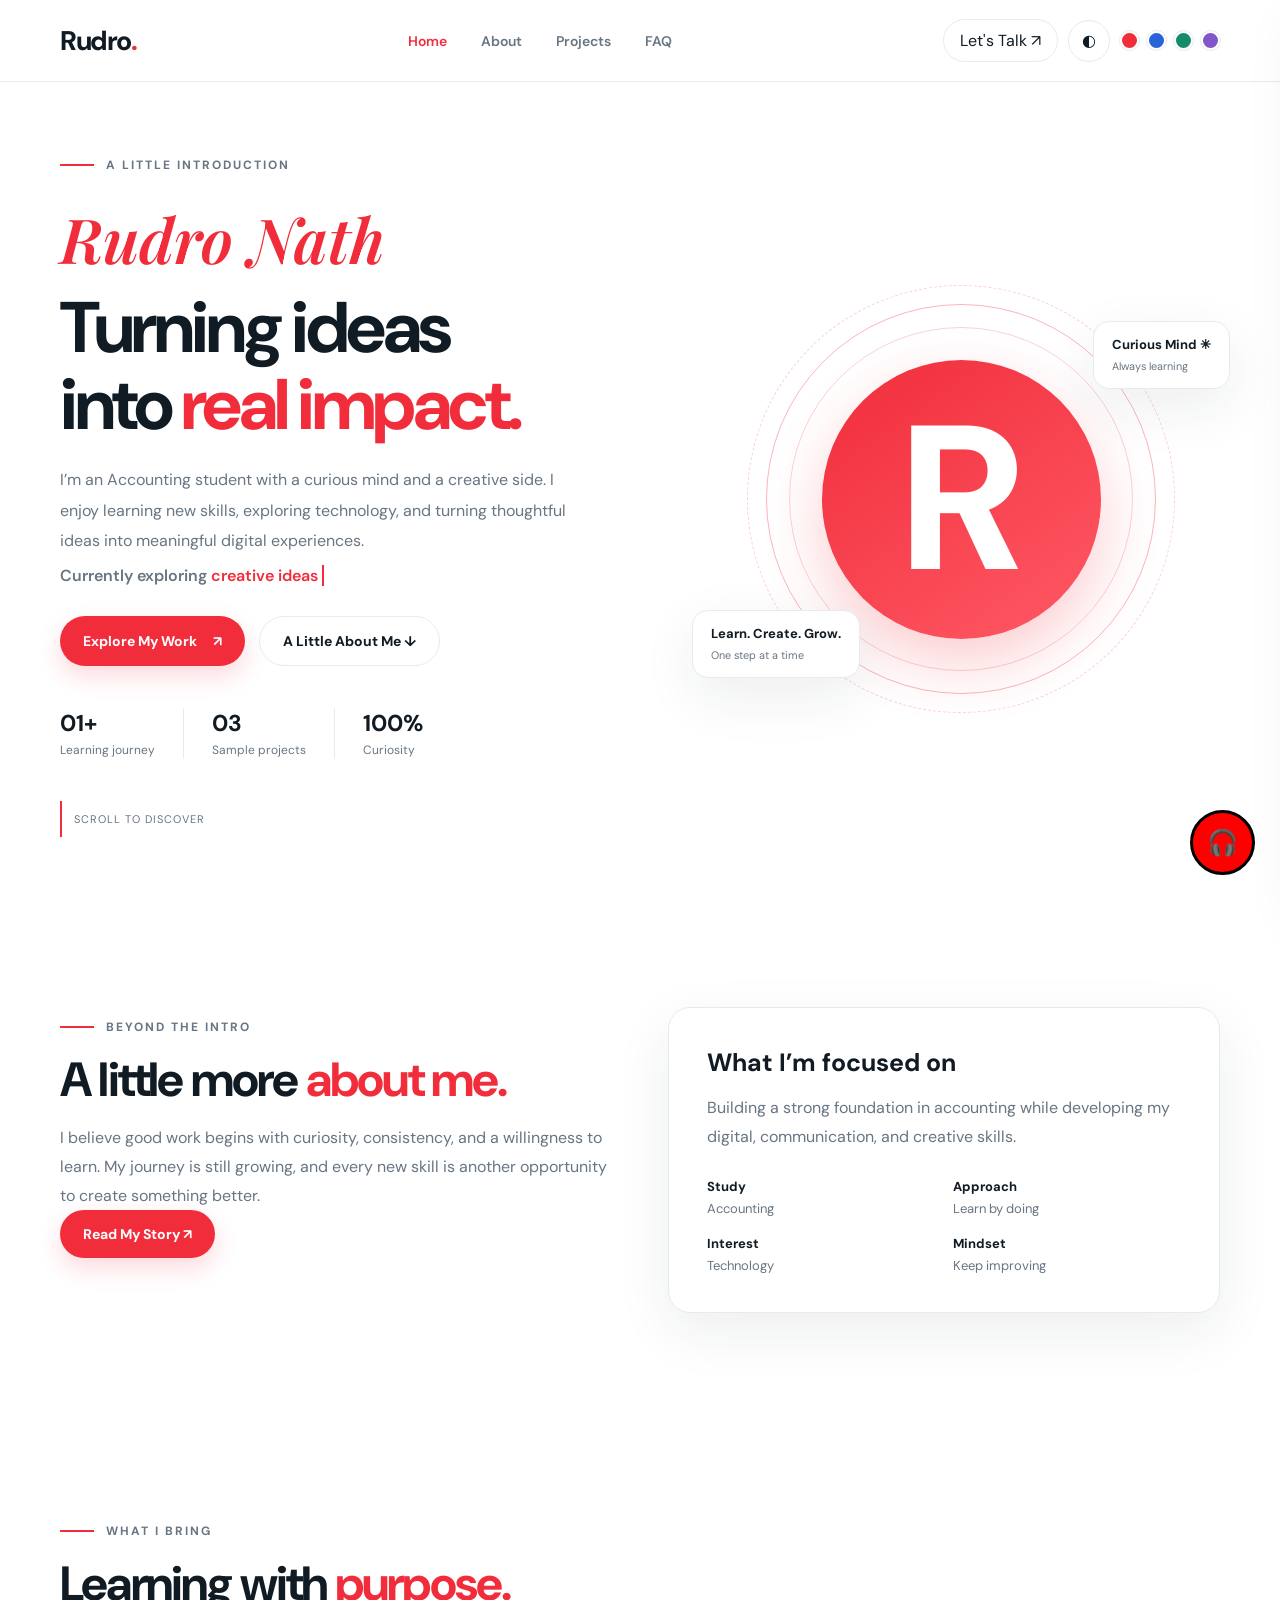
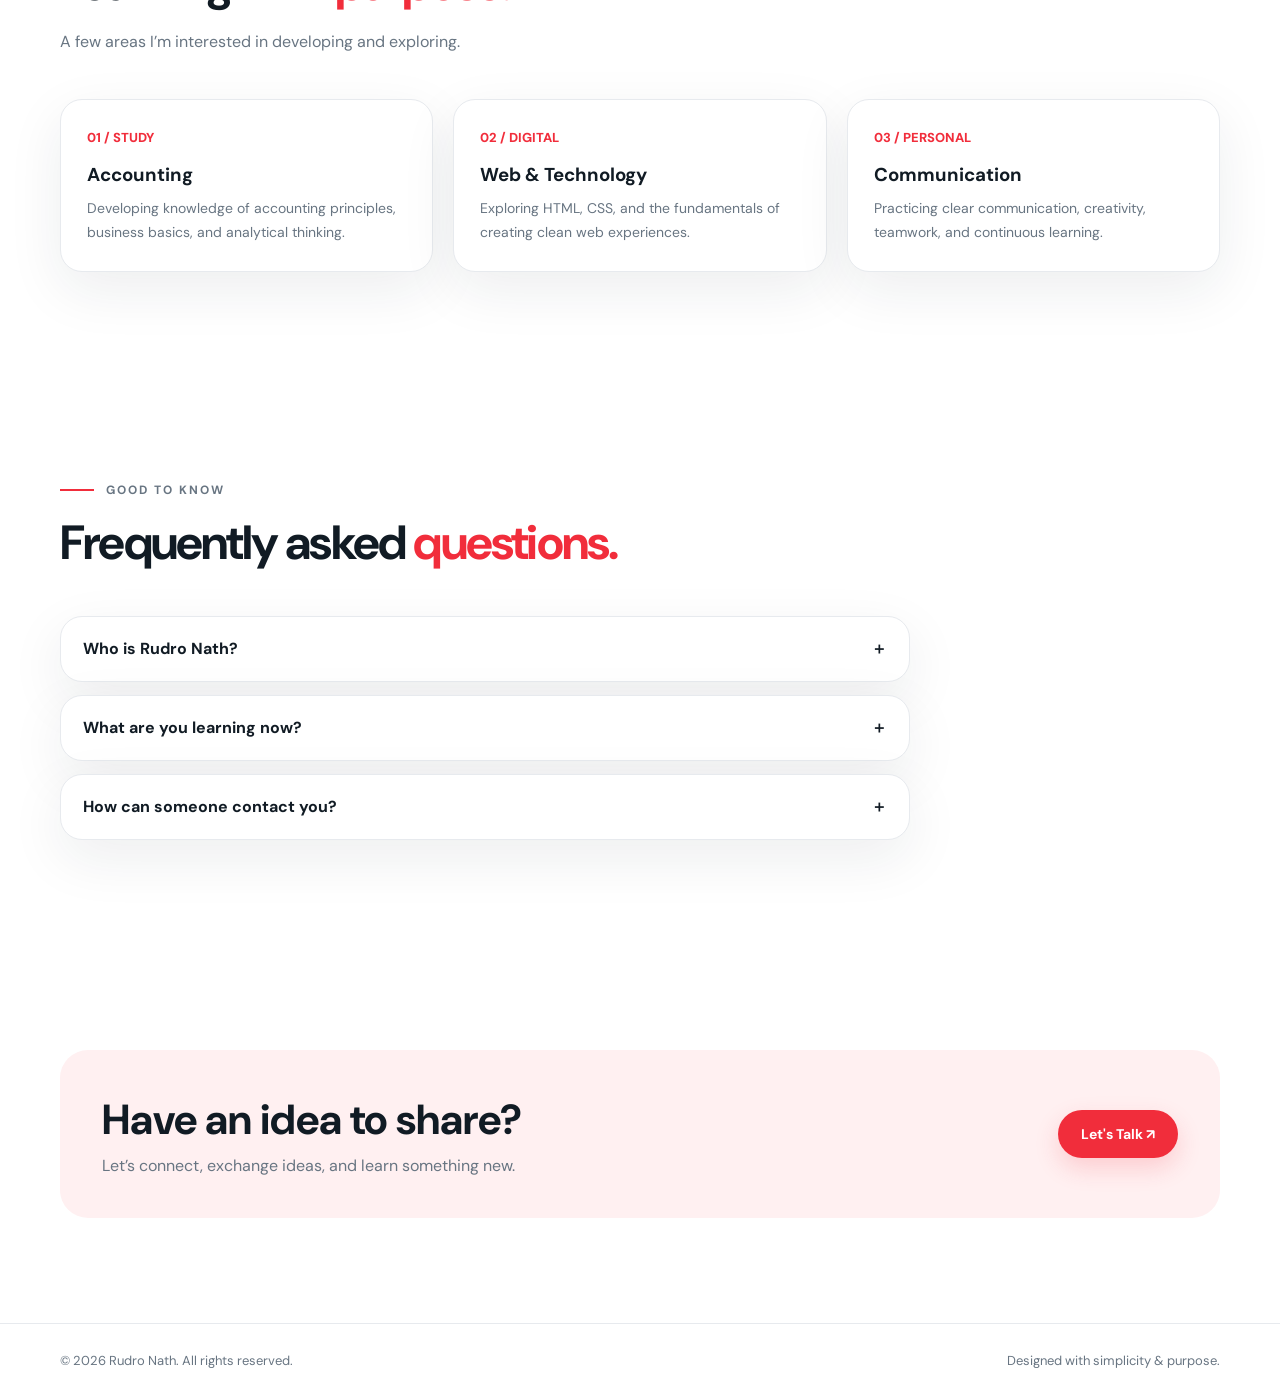
<file: index.html>
<!DOCTYPE html>
<html lang="en">
<head>
    <meta charset="UTF-8">
    <meta name="viewport" content="width=device-width, initial-scale=1.0">
    <meta name="description" content="Rudro Nath - Personal Portfolio">
    <title>Home | Rudro Nath</title>
    <link rel="stylesheet" href="css/style.css">
</head>
<body>

    <!-- HEADER / STICKY NAVBAR -->
    <header class="site-header">
        <div class="container nav-wrap">

            <a href="index.html" class="brand">Rudro<span>.</span></a>

            <nav class="nav-links">
                <a href="index.html" class="active">Home</a>
                <a href="about.html">About</a>
                <a href="projects.html">Projects</a>
                <a href="#faq">FAQ</a>
            </nav>

            <div class="nav-actions">
                <a href="#contact" class="outline-btn talk-btn">Let's Talk ↗</a>

                <button class="icon-btn" data-theme-toggle
                    aria-label="Toggle dark mode">◐</button>

                <div class="theme-panel">
                    <button class="swatch" data-accent="red" aria-label="Red"></button>
                    <button class="swatch" data-accent="blue" aria-label="Blue"></button>
                    <button class="swatch" data-accent="green" aria-label="Green"></button>
                    <button class="swatch" data-accent="purple" aria-label="Purple"></button>
                </div>

                <button class="menu-btn" aria-label="Open sidebar">☰</button>
            </div>
        </div>
    </header>

    <!-- SIDEBAR -->
    <div class="sidebar-overlay" data-close-sidebar></div>

    <aside class="sidebar">
        <div class="sidebar-top">
            <a href="index.html" class="brand">Rudro<span>.</span></a>
            <button class="icon-btn" data-close-sidebar>×</button>
        </div>

        <nav>
            <a href="index.html">Home</a>
            <a href="about.html">About</a>
            <a href="projects.html">Projects</a>
            <a href="#faq">FAQ</a>
            <a href="#contact">Let's Talk</a>
        </nav>

        <div class="theme-panel">
            <button class="icon-btn" data-theme-toggle>◐</button>
            <button class="swatch" data-accent="red" aria-label="Red"></button>
            <button class="swatch" data-accent="blue" aria-label="Blue"></button>
            <button class="swatch" data-accent="green" aria-label="Green"></button>
            <button class="swatch" data-accent="purple" aria-label="Purple"></button>
        </div>
    </aside>

    <main>

        <!-- HERO SECTION -->
        <section class="container hero" id="home">

            <div class="hero-content">

                <div class="eyebrow">A LITTLE INTRODUCTION</div>

                <div class="script-name">Rudro Nath</div>

                <h1>
                    Turning ideas<br>
                    into <span>real impact.</span>
                </h1>

                <p class="hero-copy">
                    I’m an Accounting student with a curious mind and a
                    creative side. I enjoy learning new skills, exploring
                    technology, and turning thoughtful ideas into meaningful
                    digital experiences.
                </p>

                <div class="typing-line">
                    Currently exploring <span class="typed"></span>
                </div>

                <div class="cta-row">
                    <a href="projects.html" class="primary-btn">
                        Explore My Work <span>↗</span>
                    </a>

                    <a href="about.html" class="secondary-btn">
                        A Little About Me ↓
                    </a>
                </div>

                <div class="stats">
                    <div class="stat">
                        <strong>01+</strong>
                        <small>Learning journey</small>
                    </div>

                    <div class="stat">
                        <strong>03</strong>
                        <small>Sample projects</small>
                    </div>

                    <div class="stat">
                        <strong>100%</strong>
                        <small>Curiosity</small>
                    </div>
                </div>

                <a href="#intro" class="scroll-cue">
                    SCROLL TO DISCOVER
                </a>

            </div>

            <!-- RIGHT SIDE DESIGN -->
            <div class="hero-art">

                <div class="orbit">
                    <div class="monogram">R</div>
                </div>

                <div class="float-note note-one">
                    <b>Curious Mind ✳</b>
                    <small>Always learning</small>
                </div>

                <div class="float-note note-two">
                    <b>Learn. Create. Grow.</b>
                    <small>One step at a time</small>
                </div>

            </div>
        </section>

        <!-- ABOUT INTRO -->
        <section class="section" id="intro">
            <div class="container about-grid">

                <div class="section-head">
                    <div class="eyebrow">BEYOND THE INTRO</div>

                    <h2>
                        A little more <span>about me.</span>
                    </h2>

                    <p>
                        I believe good work begins with curiosity,
                        consistency, and a willingness to learn. My journey
                        is still growing, and every new skill is another
                        opportunity to create something better.
                    </p>

                    <a href="about.html" class="primary-btn">
                        Read My Story ↗
                    </a>
                </div>

                <div class="about-card">
                    <h3>What I’m focused on</h3>

                    <p>
                        Building a strong foundation in accounting while
                        developing my digital, communication, and creative
                        skills.
                    </p>

                    <div class="info-list">
                        <div>
                            <b>Study</b>
                            Accounting
                        </div>

                        <div>
                            <b>Approach</b>
                            Learn by doing
                        </div>

                        <div>
                            <b>Interest</b>
                            Technology
                        </div>

                        <div>
                            <b>Mindset</b>
                            Keep improving
                        </div>
                    </div>
                </div>

            </div>
        </section>

        <!-- SKILLS SECTION -->
        <section class="section" id="skills">
            <div class="container">

                <div class="section-head">
                    <div class="eyebrow">WHAT I BRING</div>

                    <h2>
                        Learning with <span>purpose.</span>
                    </h2>

                    <p>
                        A few areas I’m interested in developing and exploring.
                    </p>
                </div>

                <div class="skill-grid">

                    <article class="content-card">
                        <span class="number">01 / STUDY</span>
                        <h3>Accounting</h3>
                        <p>
                            Developing knowledge of accounting principles,
                            business basics, and analytical thinking.
                        </p>
                    </article>

                    <article class="content-card">
                        <span class="number">02 / DIGITAL</span>
                        <h3>Web & Technology</h3>
                        <p>
                            Exploring HTML, CSS, and the fundamentals of
                            creating clean web experiences.
                        </p>
                    </article>

                    <article class="content-card">
                        <span class="number">03 / PERSONAL</span>
                        <h3>Communication</h3>
                        <p>
                            Practicing clear communication, creativity,
                            teamwork, and continuous learning.
                        </p>
                    </article>

                </div>
            </div>
        </section>

        <!-- FAQ SECTION -->
        <section class="section" id="faq">
            <div class="container">

                <div class="section-head">
                    <div class="eyebrow">GOOD TO KNOW</div>

                    <h2>
                        Frequently asked <span>questions.</span>
                    </h2>
                </div>

                <div class="faq-list">

                    <div class="faq-item">
                        <button class="faq-question">
                            Who is Rudro Nath?
                            <span class="faq-icon">＋</span>
                        </button>

                        <div class="faq-answer">
                            I’m an Accounting student who enjoys learning
                            about technology, creativity, and personal
                            development.
                        </div>
                    </div>

                    <div class="faq-item">
                        <button class="faq-question">
                            What are you learning now?
                            <span class="faq-icon">＋</span>
                        </button>

                        <div class="faq-answer">
                            I’m strengthening my academic foundation and
                            exploring web design and front-end basics.
                        </div>
                    </div>

                    <div class="faq-item">
                        <button class="faq-question">
                            How can someone contact you?
                            <span class="faq-icon">＋</span>
                        </button>

                        <div class="faq-answer">
                            You can contact me through the email address
                            provided in the contact section.
                        </div>
                    </div>

                </div>
            </div>
        </section>

        <!-- CONTACT SECTION -->
        <section class="section" id="contact">
            <div class="container">

                <div class="contact-band">
                    <div>
                        <h2>Have an idea to share?</h2>
                        <p>
                            Let’s connect, exchange ideas, and learn something new.
                        </p>
                    </div>

                    <!-- নিজের ইমেইল এখানে বসাবে -->
                    <a href="mailto:your-email@example.com" class="primary-btn">
                        Let's Talk ↗
                    </a>
                </div>

            </div>
        </section>

    </main>

    <!-- FOOTER -->
    <footer>
        <div class="container footer-wrap">
            <span>© 2026 Rudro Nath. All rights reserved.</span>
            <span>Designed with simplicity & purpose.</span>
        </div>
    </footer>

    <!-- SCROLL TO TOP -->
    <button class="back-top" aria-label="Scroll to top">↑</button>

    <!-- Floating Contact Section -->
<!-- FLOATING SUPPORT BUTTON -->

<div class="floating-contact"
     style="position:fixed; right:25px; bottom:25px; z-index:99999;">

    <div class="contact-options" id="contactOptions">

        <a href="https://wa.me/8801889001969"
           target="_blank" class="contact-link whatsapp">
            WhatsApp
        </a>

        <a href="https://m.me/YOUR_USERNAME"
           target="_blank" class="contact-link messenger">
            Messenger
        </a>

        <a href="tel:+8801889001969"
           class="contact-link phone">
            Call Now
        </a>

    </div>

<button id="supportBtn"
    style="position:fixed; right:25px; bottom:25px;
    z-index:999999; width:65px; height:65px;
    background:red; color:white; border:3px solid black;
    border-radius:50%; font-size:25px; display:block;">

    🎧
</button>

</div>

    <script src="js/script.js"></script>
</body>
</html>
</file>
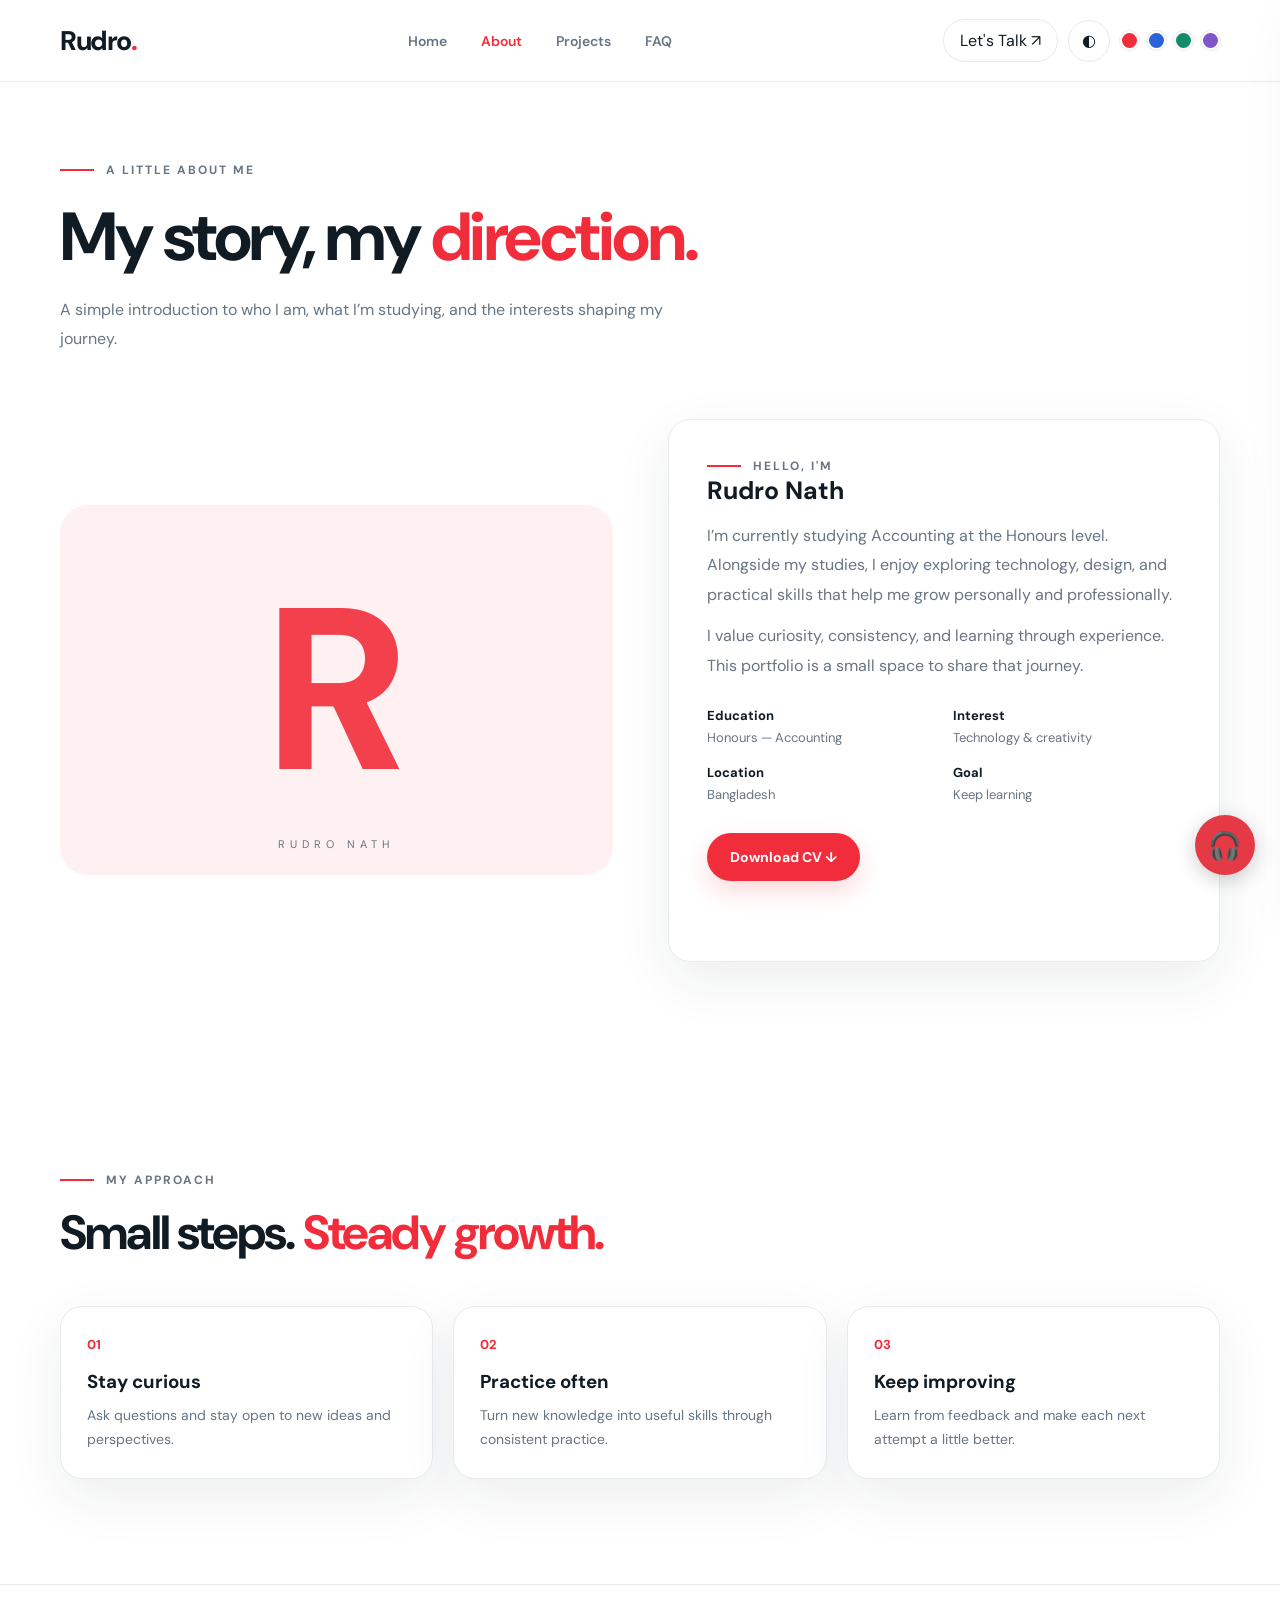
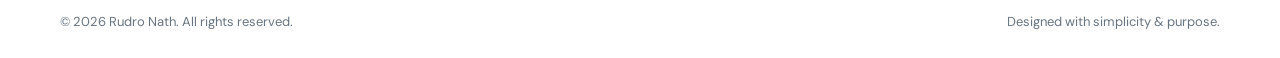
<file: about.html>
<!DOCTYPE html>
<html lang="en">
<head>
    <meta charset="UTF-8">
    <meta name="viewport" content="width=device-width, initial-scale=1.0">
    <title>About | Rudro Nath</title>
    <link rel="stylesheet" href="css/style.css">
</head>
<body>

    <header class="site-header">
        <div class="container nav-wrap">

            <a href="index.html" class="brand">Rudro<span>.</span></a>

            <nav class="nav-links">
                <a href="index.html">Home</a>
                <a href="about.html" class="active">About</a>
                <a href="projects.html">Projects</a>
                <a href="index.html#faq">FAQ</a>
            </nav>

            <div class="nav-actions">
                <a href="index.html#contact" class="outline-btn talk-btn">Let's Talk ↗</a>

                <button class="icon-btn" data-theme-toggle>◐</button>

                <div class="theme-panel">
                    <button class="swatch" data-accent="red" aria-label="Red"></button>
                    <button class="swatch" data-accent="blue" aria-label="Blue"></button>
                    <button class="swatch" data-accent="green" aria-label="Green"></button>
                    <button class="swatch" data-accent="purple" aria-label="Purple"></button>
                </div>

                <button class="menu-btn" aria-label="Open sidebar">☰</button>
            </div>
        </div>
    </header>

    <!-- SIDEBAR -->
    <div class="sidebar-overlay" data-close-sidebar></div>

    <aside class="sidebar">
        <div class="sidebar-top">
            <a href="index.html" class="brand">Rudro<span>.</span></a>
            <button class="icon-btn" data-close-sidebar>×</button>
        </div>

        <nav>
            <a href="index.html">Home</a>
            <a href="about.html">About</a>
            <a href="projects.html">Projects</a>
            <a href="index.html#faq">FAQ</a>
            <a href="index.html#contact">Let's Talk</a>
        </nav>

        <div class="theme-panel">
            <button class="icon-btn" data-theme-toggle>◐</button>
            <button class="swatch" data-accent="red" aria-label="Red"></button>
            <button class="swatch" data-accent="blue" aria-label="Blue"></button>
            <button class="swatch" data-accent="green" aria-label="Green"></button>
            <button class="swatch" data-accent="purple" aria-label="Purple"></button>
        </div>
    </aside>

    <main>

        <!-- PAGE TITLE -->
        <section class="container page-hero">
            <div class="eyebrow">A LITTLE ABOUT ME</div>

            <h1>
                My story, my <span>direction.</span>
            </h1>

            <p>
                A simple introduction to who I am, what I’m studying,
                and the interests shaping my journey.
            </p>
        </section>

        <!-- ABOUT DETAILS -->
        <section class="container section about-page-section">

            <div class="about-grid">

                <div class="simple-portrait">
                    <div class="big-r">R</div>
                </div>

                <div class="about-card">

                    <div class="eyebrow">HELLO, I'M</div>

                    <h3>Rudro Nath</h3>

                    <p>
                        I’m currently studying Accounting at the Honours level.
                        Alongside my studies, I enjoy exploring technology,
                        design, and practical skills that help me grow
                        personally and professionally.
                    </p>

                    <p>
                        I value curiosity, consistency, and learning through
                        experience. This portfolio is a small space to share
                        that journey.
                    </p>

                    <div class="info-list">

                        <div>
                            <b>Education</b>
                            Honours — Accounting
                        </div>

                        <div>
                            <b>Interest</b>
                            Technology & creativity
                        </div>

                        <div>
                            <b>Location</b>
                            Bangladesh
                        </div>

                        <div>
                            <b>Goal</b>
                            Keep learning
                        </div>

                    </div>

                    <div class="cta-row">
                        <a href="assets/Rudro-Nath-CV.pdf"
                           class="primary-btn" download>
                            Download CV ↓
                        </a>
                    </div>

                </div>
            </div>
        </section>

        <!-- MY APPROACH -->
        <section class="container section">

            <div class="section-head">
                <div class="eyebrow">MY APPROACH</div>

                <h2>
                    Small steps. <span>Steady growth.</span>
                </h2>
            </div>

            <div class="skill-grid">

                <article class="content-card">
                    <span class="number">01</span>
                    <h3>Stay curious</h3>
                    <p>
                        Ask questions and stay open to new ideas
                        and perspectives.
                    </p>
                </article>

                <article class="content-card">
                    <span class="number">02</span>
                    <h3>Practice often</h3>
                    <p>
                        Turn new knowledge into useful skills
                        through consistent practice.
                    </p>
                </article>

                <article class="content-card">
                    <span class="number">03</span>
                    <h3>Keep improving</h3>
                    <p>
                        Learn from feedback and make each next
                        attempt a little better.
                    </p>
                </article>

            </div>
        </section>

    </main>

    <footer>
        <div class="container footer-wrap">
            <span>© 2026 Rudro Nath. All rights reserved.</span>
            <span>Designed with simplicity & purpose.</span>
        </div>
    </footer>

    <button class="back-top" aria-label="Scroll to top">↑</button>

    <div class="floating-contact">

    <div class="contact-options" id="contactOptions">

        <a href="https://wa.me/8801889001969"
           target="_blank"
           class="contact-link whatsapp">
            <i>◉</i>
            <span>WhatsApp</span>
        </a>

        <a href="https://m.me/Rudro.Nath"
           target="_blank"
           class="contact-link messenger">
            <i>●</i>
            <span>Messenger</span>
        </a>

        <a href="tel:+8801889001969"
           class="contact-link phone">
            <i>☎</i>
            <span>Call Now</span>
        </a>

    </div>

    <button class="support-btn" id="supportBtn"
            aria-label="Open contact options">
        <span id="supportIcon">🎧</span>
    </button>

</div>

    <script src="js/script.js"></script>
</body>
</html>
</file>
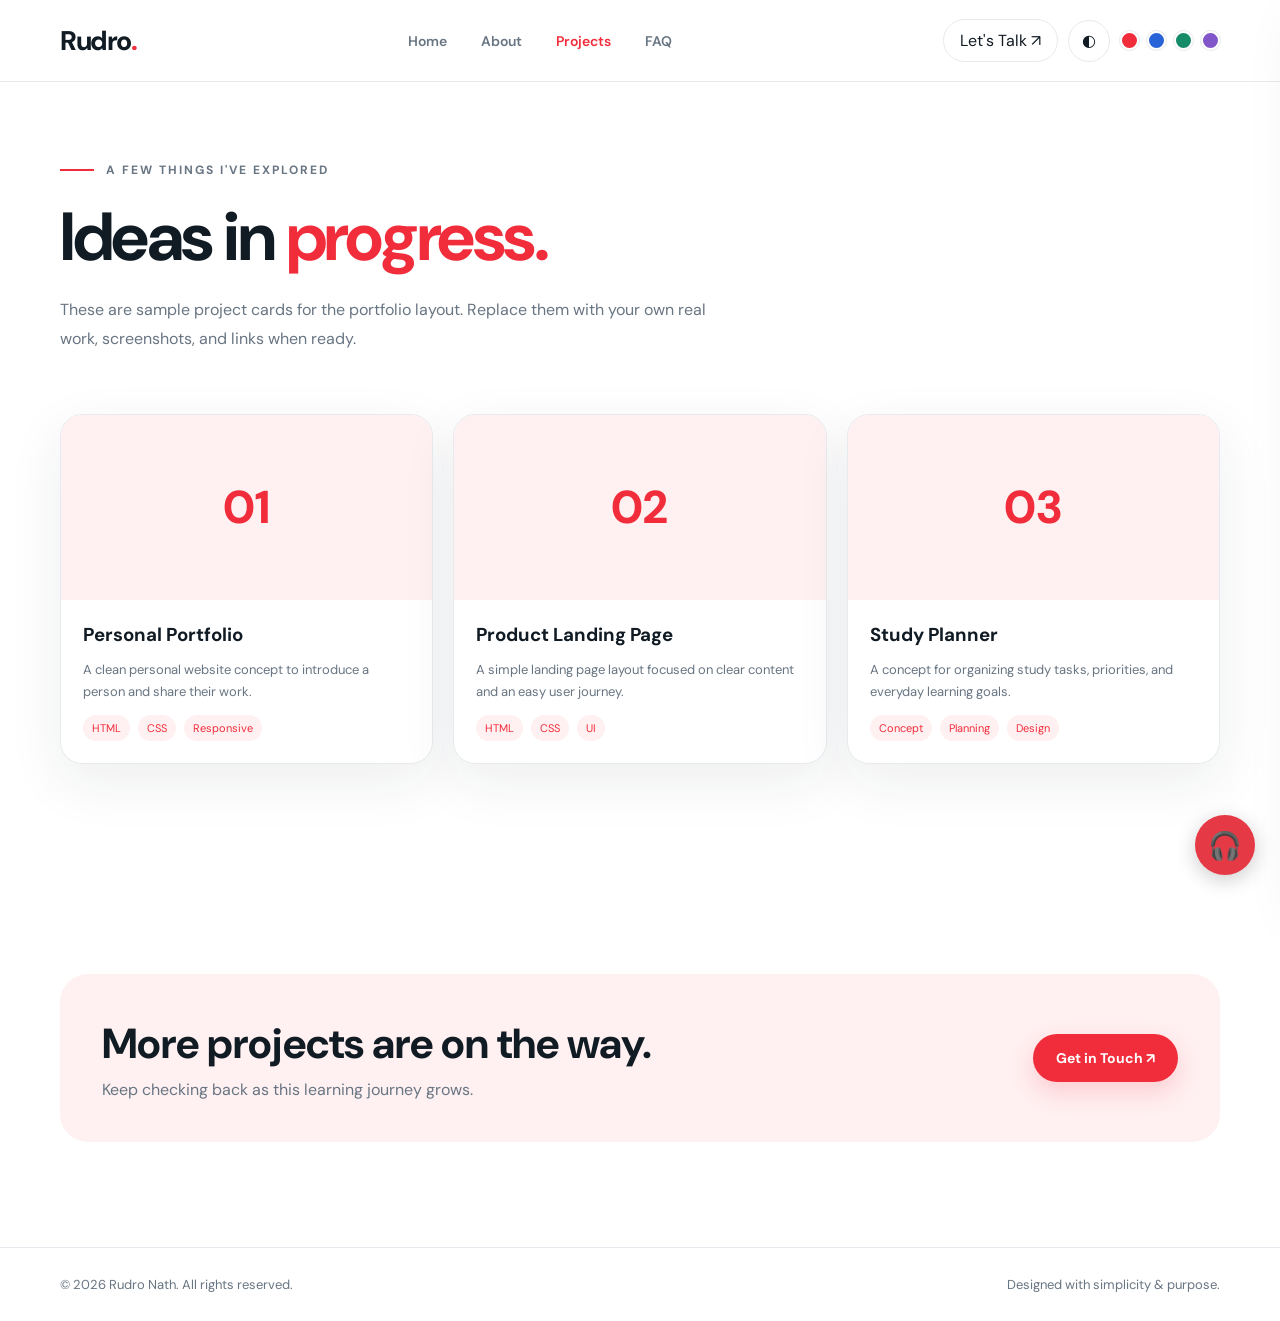
<file: projects.html>
<!DOCTYPE html>
<html lang="en">
<head>
    <meta charset="UTF-8">
    <meta name="viewport" content="width=device-width, initial-scale=1.0">
    <title>Projects | Rudro Nath</title>
    <link rel="stylesheet" href="css/style.css">
</head>
<body>

    <header class="site-header">
        <div class="container nav-wrap">

            <a href="index.html" class="brand">Rudro<span>.</span></a>

            <nav class="nav-links">
                <a href="index.html">Home</a>
                <a href="about.html">About</a>
                <a href="projects.html" class="active">Projects</a>
                <a href="index.html#faq">FAQ</a>
            </nav>

            <div class="nav-actions">
                <a href="index.html#contact" class="outline-btn talk-btn">Let's Talk ↗</a>

                <button class="icon-btn" data-theme-toggle>◐</button>

                <div class="theme-panel">
                    <button class="swatch" data-accent="red" aria-label="Red"></button>
                    <button class="swatch" data-accent="blue" aria-label="Blue"></button>
                    <button class="swatch" data-accent="green" aria-label="Green"></button>
                    <button class="swatch" data-accent="purple" aria-label="Purple"></button>
                </div>

                <button class="menu-btn" aria-label="Open sidebar">☰</button>
            </div>
        </div>
    </header>

    <!-- SIDEBAR -->
    <div class="sidebar-overlay" data-close-sidebar></div>

    <aside class="sidebar">
        <div class="sidebar-top">
            <a href="index.html" class="brand">Rudro<span>.</span></a>
            <button class="icon-btn" data-close-sidebar>×</button>
        </div>

        <nav>
            <a href="index.html">Home</a>
            <a href="about.html">About</a>
            <a href="projects.html">Projects</a>
            <a href="index.html#faq">FAQ</a>
            <a href="index.html#contact">Let's Talk</a>
        </nav>

        <div class="theme-panel">
            <button class="icon-btn" data-theme-toggle>◐</button>
            <button class="swatch" data-accent="red" aria-label="Red"></button>
            <button class="swatch" data-accent="blue" aria-label="Blue"></button>
            <button class="swatch" data-accent="green" aria-label="Green"></button>
            <button class="swatch" data-accent="purple" aria-label="Purple"></button>
        </div>
    </aside>

    <main>

        <!-- PROJECT PAGE TITLE -->
        <section class="container page-hero">

            <div class="eyebrow">A FEW THINGS I'VE EXPLORED</div>

            <h1>
                Ideas in <span>progress.</span>
            </h1>

            <p>
                These are sample project cards for the portfolio layout.
                Replace them with your own real work, screenshots,
                and links when ready.
            </p>

        </section>

        <!-- PROJECT CARDS -->
        <section class="container section projects-section">

            <div class="project-grid">

                <article class="project-card">

                    <div class="project-thumb">01</div>

                    <div class="project-body">
                        <h3>Personal Portfolio</h3>

                        <p>
                            A clean personal website concept to introduce
                            a person and share their work.
                        </p>

                        <div class="tags">
                            <span>HTML</span>
                            <span>CSS</span>
                            <span>Responsive</span>
                        </div>
                    </div>

                </article>

                <article class="project-card">

                    <div class="project-thumb">02</div>

                    <div class="project-body">
                        <h3>Product Landing Page</h3>

                        <p>
                            A simple landing page layout focused on clear
                            content and an easy user journey.
                        </p>

                        <div class="tags">
                            <span>HTML</span>
                            <span>CSS</span>
                            <span>UI</span>
                        </div>
                    </div>

                </article>

                <article class="project-card">

                    <div class="project-thumb">03</div>

                    <div class="project-body">
                        <h3>Study Planner</h3>

                        <p>
                            A concept for organizing study tasks,
                            priorities, and everyday learning goals.
                        </p>

                        <div class="tags">
                            <span>Concept</span>
                            <span>Planning</span>
                            <span>Design</span>
                        </div>
                    </div>

                </article>

            </div>
        </section>

        <!-- CONTACT CTA -->
        <section class="container section">

            <div class="contact-band">
                <div>
                    <h2>More projects are on the way.</h2>
                    <p>
                        Keep checking back as this learning journey grows.
                    </p>
                </div>

                <a href="index.html#contact" class="primary-btn">
                    Get in Touch ↗
                </a>
            </div>

        </section>

    </main>

    <footer>
        <div class="container footer-wrap">
            <span>© 2026 Rudro Nath. All rights reserved.</span>
            <span>Designed with simplicity & purpose.</span>
        </div>
    </footer>

    <button class="back-top" aria-label="Scroll to top">↑</button>

    <div class="floating-contact">

    <div class="contact-options" id="contactOptions">

        <a href="https://wa.me/8801889001969"
           target="_blank"
           class="contact-link whatsapp">
            <i>◉</i>
            <span>WhatsApp</span>
        </a>

        <a href="https://m.me/Rudro.Nath"
           target="_blank"
           class="contact-link messenger">
            <i>●</i>
            <span>Messenger</span>
        </a>

        <a href="tel:+8801889001969"
           class="contact-link phone">
            <i>☎</i>
            <span>Call Now</span>
        </a>

    </div>

    <button class="support-btn" id="supportBtn"
            aria-label="Open contact options">
        <span id="supportIcon">🎧</span>
    </button>

</div>

    <script src="js/script.js"></script>
</body>
</html>
</file>
<file: css/style.css>
/* GOOGLE FONTS */
@import url('https://fonts.googleapis.com/css2?family=DM+Sans:wght@400;500;600;700;800&family=Playfair+Display:ital,wght@1,600&display=swap');


/* BASIC SETTINGS */
:root {
    --accent: #f12d3b;
    --accent-soft: #fff0f1;
    --bg: #ffffff;
    --surface: #ffffff;
    --text: #111b24;
    --muted: #687582;
    --line: #e7eaee;
    --shadow: 0 18px 55px rgba(24, 35, 48, 0.08);
    --radius: 22px;
}

/* DARK MODE */
[data-theme="dark"] {
    --bg: #10151c;
    --surface: #171f29;
    --text: #f4f6f8;
    --muted: #a6b0bc;
    --line: #2a3542;
    --accent-soft: #351f26;
    --shadow: 0 18px 55px rgba(0, 0, 0, 0.25);
}


/* RESET */
* {
    margin: 0;
    padding: 0;
    box-sizing: border-box;
}

html {
    scroll-behavior: smooth;
    scroll-padding-top: 100px;
}

body {
    font-family: "DM Sans", sans-serif;
    background: var(--bg);
    color: var(--text);
    transition: background 0.25s, color 0.25s;
}

a {
    text-decoration: none;
    color: inherit;
}

button {
    font: inherit;
    cursor: pointer;
}

.container {
    width: min(1160px, calc(100% - 48px));
    margin: auto;
}


/* HEADER / STICKY NAVBAR */
.site-header {
    height: 82px;
    position: sticky;
    top: 0;
    z-index: 50;
    background: var(--bg);
    border-bottom: 1px solid var(--line);
    backdrop-filter: blur(16px);
}

.nav-wrap {
    height: 100%;
    display: flex;
    align-items: center;
    justify-content: space-between;
    gap: 24px;
}

.brand {
    font-size: 27px;
    font-weight: 800;
    letter-spacing: -1.5px;
}

.brand span {
    color: var(--accent);
}

.nav-links {
    display: flex;
    align-items: center;
    gap: 34px;
}

.nav-links a {
    font-size: 14px;
    color: var(--muted);
    font-weight: 600;
    transition: 0.2s;
}

.nav-links a:hover,
.nav-links a.active {
    color: var(--accent);
}

.nav-actions {
    display: flex;
    align-items: center;
    gap: 10px;
}

.outline-btn,
.icon-btn,
.menu-btn {
    border: 1px solid var(--line);
    background: var(--surface);
    color: var(--text);
    border-radius: 999px;
    padding: 10px 16px;
}

.outline-btn:hover,
.icon-btn:hover {
    border-color: var(--accent);
    color: var(--accent);
}

.icon-btn {
    width: 42px;
    height: 42px;
    padding: 0;
}

.menu-btn {
    display: none;
    width: 42px;
    height: 42px;
    padding: 0;
    font-size: 20px;
}


/* HERO SECTION */
.hero {
    min-height: calc(100vh - 82px);
    display: grid;
    grid-template-columns: 1.08fr 0.92fr;
    align-items: center;
    gap: 35px;
    padding: 75px 0 60px;
    position: relative;
}

.eyebrow {
    font-size: 12px;
    font-weight: 700;
    letter-spacing: 2px;
    color: var(--muted);
    text-transform: uppercase;
    display: flex;
    align-items: center;
    gap: 12px;
}

.eyebrow::before {
    content: "";
    width: 34px;
    height: 2px;
    background: var(--accent);
}

.script-name {
    font-family: "Playfair Display", serif;
    font-style: italic;
    font-weight: 600;
    font-size: clamp(38px, 5vw, 62px);
    color: var(--accent);
    margin: 24px 0 10px;
}

.hero h1 {
    font-size: clamp(42px, 5.6vw, 72px);
    line-height: 1.07;
    letter-spacing: -3.5px;
    margin-bottom: 22px;
    max-width: 700px;
}

.hero h1 span {
    color: var(--accent);
}

.hero-copy {
    font-size: 16px;
    line-height: 1.9;
    color: var(--muted);
    max-width: 520px;
}

.typing-line {
    margin-top: 8px;
    color: var(--muted);
    font-weight: 600;
}

.typed {
    color: var(--accent);
    border-right: 2px solid var(--accent);
    padding-right: 4px;
}


/* CTA BUTTONS */
.cta-row {
    display: flex;
    gap: 14px;
    flex-wrap: wrap;
    margin: 30px 0 42px;
}

.primary-btn,
.secondary-btn {
    display: inline-flex;
    align-items: center;
    gap: 16px;
    padding: 15px 23px;
    border-radius: 999px;
    font-weight: 700;
    font-size: 14px;
    transition: 0.2s;
}

.primary-btn {
    background: var(--accent);
    color: #ffffff;
    box-shadow: 0 10px 24px rgba(241, 45, 59, 0.18);
}

.primary-btn:hover {
    transform: translateY(-3px);
}

.secondary-btn {
    border: 1px solid var(--line);
    background: var(--surface);
}

.secondary-btn:hover {
    border-color: var(--accent);
    color: var(--accent);
}


/* STATS */
.stats {
    display: flex;
    gap: 0;
    max-width: 520px;
}

.stat {
    padding: 0 28px;
    border-right: 1px solid var(--line);
}

.stat:first-child {
    padding-left: 0;
}

.stat:last-child {
    border: 0;
}

.stat strong {
    display: block;
    font-size: 23px;
}

.stat small {
    color: var(--muted);
    font-size: 12px;
}


/* RIGHT SIDE CIRCLE DESIGN */
.hero-art {
    min-height: 470px;
    display: grid;
    place-items: center;
    position: relative;
}

.orbit {
    width: min(390px, 78vw);
    aspect-ratio: 1;
    border: 1px solid rgba(241, 45, 59, 0.35);
    border-radius: 50%;
    display: grid;
    place-items: center;
    position: relative;
}

.orbit::before,
.orbit::after {
    content: "";
    position: absolute;
    border: 1px solid rgba(241, 45, 59, 0.22);
    border-radius: 50%;
    inset: 22px;
}

.orbit::after {
    inset: -20px;
    border-style: dashed;
    transform: rotate(-18deg);
}

.monogram {
    width: 72%;
    aspect-ratio: 1;
    border-radius: 50%;
    background: linear-gradient(145deg, var(--accent), #ff5965);
    display: grid;
    place-items: center;
    color: #ffffff;
    font-size: clamp(120px, 17vw, 205px);
    font-weight: 800;
    box-shadow: 0 25px 60px rgba(241, 45, 59, 0.24);
}

.float-note {
    position: absolute;
    background: var(--surface);
    border: 1px solid var(--line);
    box-shadow: var(--shadow);
    border-radius: 16px;
    padding: 14px 18px;
    font-size: 13px;
}

.float-note b {
    display: block;
    margin-bottom: 4px;
}

.float-note small {
    color: var(--muted);
}

.note-one {
    top: 12%;
    right: -2%;
}

.note-two {
    bottom: 12%;
    left: -2%;
}


/* SCROLL CUE */
.scroll-cue {
    display: inline-flex;
    align-items: center;
    gap: 12px;
    color: var(--muted);
    font-size: 11px;
    letter-spacing: 1px;
    margin-top: 42px;
}

.scroll-cue::before {
    content: "";
    height: 36px;
    width: 2px;
    background: var(--accent);
}


/* COMMON SECTION */
.section {
    padding: 105px 0;
}

.section-head {
    max-width: 650px;
    margin-bottom: 42px;
}

.section-head h2 {
    font-size: clamp(32px, 4vw, 48px);
    letter-spacing: -1.8px;
    margin: 13px 0;
}

.section-head h2 span {
    color: var(--accent);
}

.section-head p {
    color: var(--muted);
    line-height: 1.8;
}


/* ABOUT SECTION */
.about-grid {
    display: grid;
    grid-template-columns: 1fr 1fr;
    gap: 55px;
    align-items: center;
}

.about-card,
.content-card,
.project-card,
.faq-item {
    background: var(--surface);
    border: 1px solid var(--line);
    border-radius: var(--radius);
    box-shadow: var(--shadow);
}

.about-card {
    padding: 38px;
}

.about-card h3 {
    font-size: 25px;
    margin: 0 0 14px;
}

.about-card p {
    color: var(--muted);
    line-height: 1.85;
    margin-top: 12px;
}

.info-list {
    display: grid;
    grid-template-columns: 1fr 1fr;
    gap: 18px;
    margin-top: 26px;
}

.info-list div {
    font-size: 13px;
    color: var(--muted);
}

.info-list b {
    display: block;
    color: var(--text);
    margin-bottom: 5px;
}


/* ABOUT PAGE LETTER DESIGN */
.simple-portrait {
    min-height: 370px;
    border-radius: 28px;
    background: var(--accent-soft);
    display: grid;
    place-items: center;
    position: relative;
    overflow: hidden;
}

.simple-portrait .big-r {
    font-size: 230px;
    font-weight: 800;
    color: var(--accent);
    opacity: 0.9;
}

.simple-portrait::after {
    content: "RUDRO NATH";
    position: absolute;
    bottom: 24px;
    letter-spacing: 5px;
    font-size: 11px;
    color: var(--muted);
}


/* SKILLS CARDS */
.skill-grid,
.project-grid {
    display: grid;
    grid-template-columns: repeat(3, 1fr);
    gap: 20px;
}

.content-card {
    padding: 26px;
}

.content-card .number {
    color: var(--accent);
    font-weight: 800;
    font-size: 13px;
}

.content-card h3 {
    margin: 15px 0 9px;
}

.content-card p {
    color: var(--muted);
    font-size: 14px;
    line-height: 1.75;
}


/* PROJECT CARDS */
.project-card {
    overflow: hidden;
    transition: transform 0.25s;
}

.project-card:hover {
    transform: translateY(-6px);
}

.project-thumb {
    height: 185px;
    background: var(--accent-soft);
    display: grid;
    place-items: center;
    color: var(--accent);
    font-size: 46px;
    font-weight: 800;
}

.project-body {
    padding: 22px;
}

.project-body h3 {
    margin: 0 0 8px;
}

.project-body p {
    color: var(--muted);
    font-size: 13px;
    line-height: 1.7;
    margin: 12px 0;
}

.tags {
    display: flex;
    gap: 8px;
    flex-wrap: wrap;
}

.tags span {
    font-size: 11px;
    padding: 6px 9px;
    border-radius: 99px;
    background: var(--accent-soft);
    color: var(--accent);
}


/* FAQ SECTION */
.faq-list {
    display: grid;
    gap: 13px;
    max-width: 850px;
}

.faq-item {
    padding: 0 22px;
}

.faq-question {
    width: 100%;
    display: flex;
    justify-content: space-between;
    gap: 20px;
    text-align: left;
    border: 0;
    background: none;
    color: var(--text);
    padding: 21px 0;
    font-weight: 700;
}

.faq-answer {
    display: none;
    color: var(--muted);
    line-height: 1.8;
    padding: 0 0 20px;
    font-size: 14px;
}

.faq-item.open .faq-answer {
    display: block;
}

.faq-item.open .faq-icon {
    color: var(--accent);
}


/* CONTACT SECTION */
.contact-band {
    background: var(--accent-soft);
    border-radius: 28px;
    padding: 42px;
    display: flex;
    justify-content: space-between;
    align-items: center;
    gap: 25px;
}

.contact-band h2 {
    font-size: clamp(27px, 4vw, 42px);
    margin: 0 0 8px;
}

.contact-band p {
    margin: 0;
    color: var(--muted);
}


/* FOOTER */
footer {
    border-top: 1px solid var(--line);
    padding: 28px 0;
    color: var(--muted);
    font-size: 13px;
}

.footer-wrap {
    display: flex;
    justify-content: space-between;
    gap: 20px;
}


/* SCROLL TO TOP BUTTON */
.back-top {
    position: fixed;
    right: 24px;
    bottom: 24px;
    width: 46px;
    height: 46px;
    border: 0;
    border-radius: 50%;
    background: var(--text);
    color: var(--bg);
    font-size: 20px;
    box-shadow: var(--shadow);
    opacity: 0;
    pointer-events: none;
    transform: translateY(10px);
    transition: 0.2s;
    z-index: 20;
}

.back-top.show {
    opacity: 1;
    pointer-events: auto;
    transform: translateY(0);
}


/* COLOR OPTIONS */
.theme-panel {
    display: flex;
    gap: 8px;
    align-items: center;
}

.swatch {
    width: 19px;
    height: 19px;
    border-radius: 50%;
    border: 2px solid var(--surface);
    outline: 1px solid var(--line);
    padding: 0;
}

.swatch[aria-label="Red"] {
    background: #f12d3b;
}

.swatch[aria-label="Blue"] {
    background: #2864d7;
}

.swatch[aria-label="Green"] {
    background: #168b68;
}

.swatch[aria-label="Purple"] {
    background: #8156c9;
}


/* SIDEBAR */
.sidebar-overlay {
    position: fixed;
    inset: 0;
    background: rgba(0, 0, 0, 0.45);
    z-index: 80;
    opacity: 0;
    visibility: hidden;
    transition: 0.2s;
}

.sidebar {
    position: fixed;
    right: -330px;
    top: 0;
    height: 100vh;
    width: min(310px, 85vw);
    background: var(--surface);
    z-index: 90;
    padding: 30px;
    box-shadow: var(--shadow);
    transition: 0.25s;
}

.sidebar.open {
    right: 0;
}

.sidebar-overlay.open {
    opacity: 1;
    visibility: visible;
}

.sidebar-top {
    display: flex;
    justify-content: space-between;
    align-items: center;
    margin-bottom: 35px;
}

.sidebar nav {
    display: grid;
    gap: 22px;
}

.sidebar nav a {
    font-weight: 700;
}

.sidebar nav a:hover {
    color: var(--accent);
}

.sidebar .theme-panel {
    margin-top: 30px;
}


/* INNER PAGE TITLE */
.page-hero {
    padding: 80px 0 45px;
}

.page-hero h1 {
    font-size: clamp(42px, 6vw, 68px);
    letter-spacing: -2.5px;
    margin: 15px 0;
}

.page-hero h1 span {
    color: var(--accent);
}

.page-hero p {
    max-width: 650px;
    color: var(--muted);
    line-height: 1.8;
}

.about-page-section {
    padding-top: 20px;
}

.projects-section {
    padding-top: 15px;
}


/* =================================
   RESPONSIVE CSS
================================= */

/* TABLET */
@media (max-width: 900px) {

    .nav-links,
    .nav-actions .talk-btn {
        display: none;
    }

    .menu-btn {
        display: block;
    }

    .hero {
        grid-template-columns: 1fr;
        padding-top: 55px;
    }

    .hero-art {
        min-height: 390px;
    }

    .about-grid {
        grid-template-columns: 1fr;
    }

    .skill-grid,
    .project-grid {
        grid-template-columns: repeat(2, 1fr);
    }
}


/* MOBILE */
@media (max-width: 600px) {

    .container {
        width: min(100% - 32px, 1160px);
    }

    .site-header {
        height: 70px;
    }

    .hero {
        min-height: auto;
        padding: 55px 0 45px;
    }

    .hero h1 {
        letter-spacing: -2px;
    }

    .hero-art {
        min-height: 320px;
    }

    .orbit {
        width: 270px;
    }

    .float-note {
        font-size: 11px;
        padding: 10px 12px;
    }

    .note-one {
        right: -2%;
    }

    .note-two {
        left: -2%;
    }

    .stats {
        justify-content: space-between;
    }

    .stat {
        padding: 0 12px;
    }

    .stat strong {
        font-size: 18px;
    }

    .stat small {
        font-size: 10px;
    }

    .section {
        padding: 70px 0;
    }

    .skill-grid,
    .project-grid {
        grid-template-columns: 1fr;
    }

    .contact-band {
        align-items: flex-start;
        flex-direction: column;
        padding: 28px;
    }

    .about-card {
        padding: 25px;
    }

    .info-list {
        grid-template-columns: 1fr 1fr;
    }

    .footer-wrap {
        flex-direction: column;
    }

    .nav-wrap {
        gap: 10px;
    }
}



/* FLOATING SUPPORT SYSTEM */

.floating-contact {
    position: fixed;
    right: 25px;
    bottom: 25px;
    z-index: 9999;
}

.support-btn {
    width: 60px;
    height: 60px;
    border: none;
    border-radius: 50%;
    background: #e63946;
    color: white;
    font-size: 27px;
    cursor: pointer;
    box-shadow: 0 5px 20px rgba(0,0,0,0.2);
    transition: 0.3s;
}

.support-btn:hover {
    transform: scale(1.08);
    background: #c1121f;
}

.contact-options {
    position: absolute;
    bottom: 75px;
    right: 0;
    display: flex;
    flex-direction: column;
    gap: 12px;
    opacity: 0;
    visibility: hidden;
    transform: translateY(15px);
    transition: 0.3s;
}

.contact-options.active {
    opacity: 1;
    visibility: visible;
    transform: translateY(0);
}

.contact-link {
    display: flex;
    align-items: center;
    gap: 12px;
    min-width: 150px;
    padding: 13px 17px;
    border-radius: 30px;
    color: white;
    font-size: 14px;
    font-weight: 600;
    box-shadow: 0 4px 12px rgba(0,0,0,0.15);
}

.contact-link:hover {
    transform: translateX(-5px);
}

.contact-link i {
    font-style: normal;
    font-size: 18px;
}

.whatsapp {
    background: #25D366;
}

.messenger {
    background: #0084FF;
}

.phone {
    background: #e63946;
}

@media (max-width: 576px) {
    .floating-contact {
        right: 15px;
        bottom: 15px;
    }

    .support-btn {
        width: 55px;
        height: 55px;
    }
}
</file>
